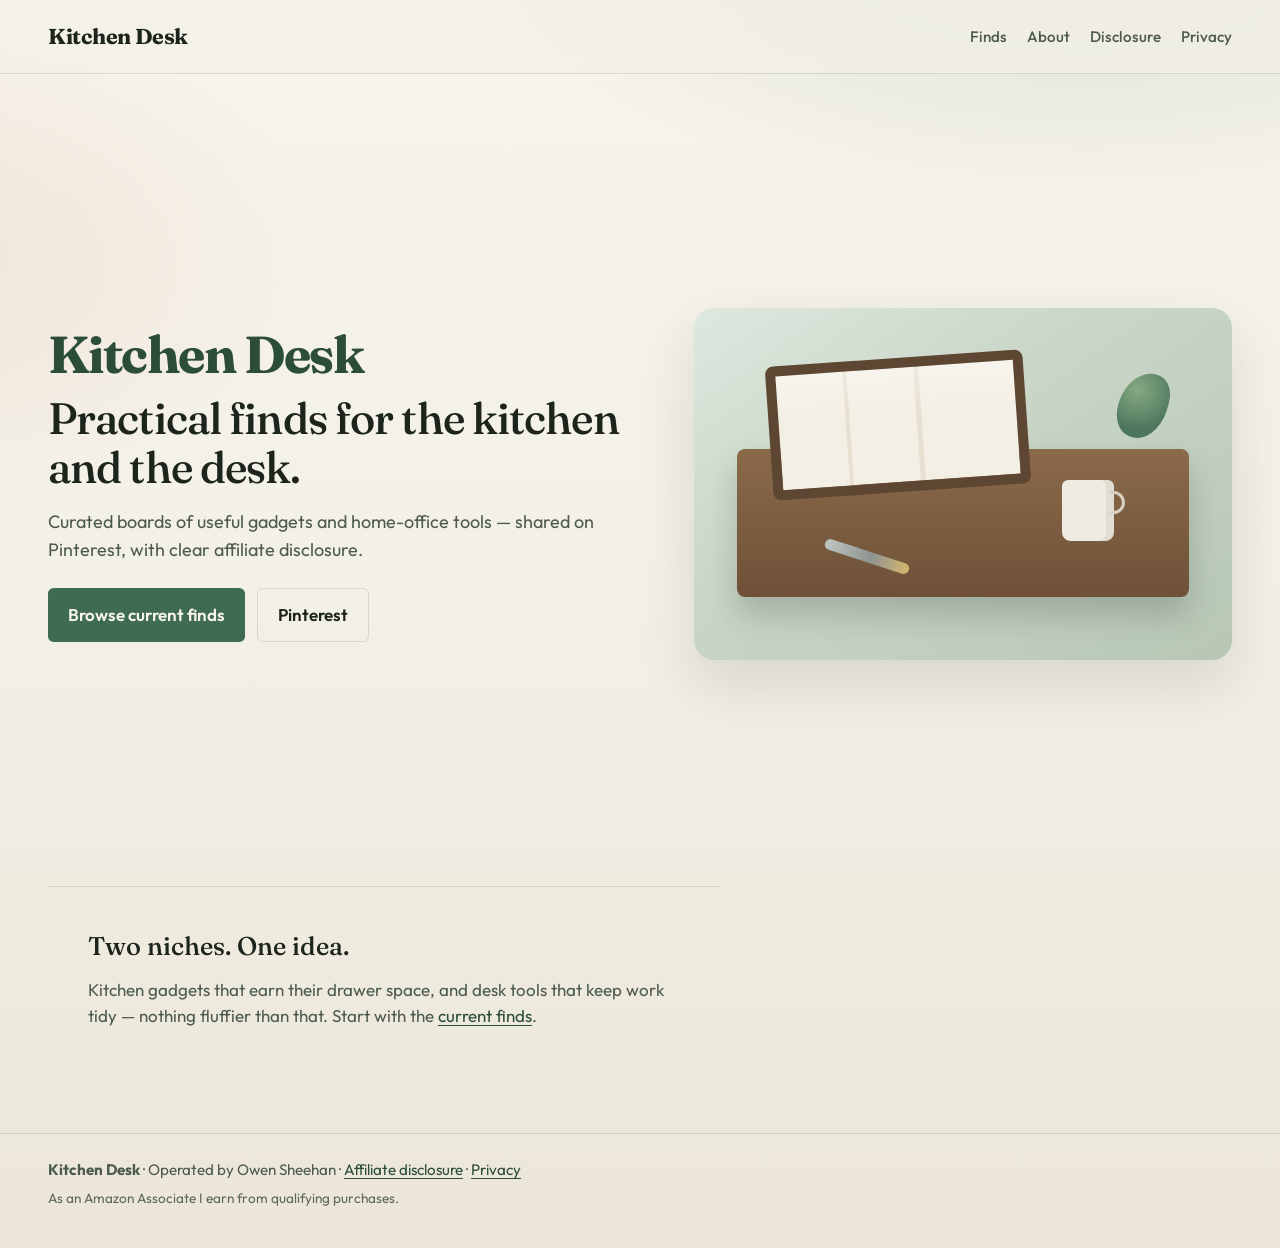
<file: index.html>
<!DOCTYPE html>
<html lang="en-GB">
  <head>
    <meta charset="utf-8" />
    <meta name="viewport" content="width=device-width, initial-scale=1" />
    <title>Kitchen Desk — Practical finds for kitchen &amp; desk</title>
    <meta
      name="description"
      content="Kitchen Desk curates practical kitchen gadgets and home-office finds. Browse the boards on Pinterest."
    />
    <link rel="preconnect" href="https://fonts.googleapis.com" />
    <link rel="preconnect" href="https://fonts.gstatic.com" crossorigin />
    <link
      href="https://fonts.googleapis.com/css2?family=Fraunces:opsz,wght@9..144,500;9..144,700&family=Outfit:wght@400;500;600&display=swap"
      rel="stylesheet"
    />
    <link rel="stylesheet" href="styles.css" />
  </head>
  <body>
    <a class="skip" href="#main">Skip to content</a>
    <header class="site-header">
      <a class="brand" href="index.html" aria-current="page">Kitchen Desk</a>
      <nav aria-label="Primary">
        <a href="finds.html">Finds</a>
        <a href="about.html">About</a>
        <a href="disclosure.html">Disclosure</a>
        <a href="privacy.html">Privacy</a>
      </nav>
    </header>

    <main id="main">
      <section class="hero">
        <div class="hero-copy">
          <p class="brand-mark">Kitchen Desk</p>
          <h1>Practical finds for the kitchen and the desk.</h1>
          <p class="lede">
            Curated boards of useful gadgets and home-office tools — shared on
            Pinterest, with clear affiliate disclosure.
          </p>
          <div class="cta-row">
            <a class="btn btn-primary" href="finds.html">Browse current finds</a>
            <a
              class="btn btn-ghost"
              href="https://uk.pinterest.com/kitchendeskuk/"
              rel="noopener noreferrer"
              >Pinterest</a
            >
          </div>
        </div>
        <div class="hero-visual" aria-hidden="true">
          <div class="scene">
            <div class="plane desk"></div>
            <div class="plane board"></div>
            <div class="object mug"></div>
            <div class="object tool"></div>
            <div class="object leaf"></div>
          </div>
        </div>
      </section>

      <section class="strip">
        <h2>Two niches. One idea.</h2>
        <p>
          Kitchen gadgets that earn their drawer space, and desk tools that keep
          work tidy — nothing fluffier than that. Start with the
          <a href="finds.html">current finds</a>.
        </p>
      </section>
    </main>

    <footer class="site-footer">
      <p>
        <strong>Kitchen Desk</strong> · Operated by Owen Sheehan ·
        <a href="disclosure.html">Affiliate disclosure</a> ·
        <a href="privacy.html">Privacy</a>
      </p>
      <p class="fine">
        As an Amazon Associate I earn from qualifying purchases.
      </p>
    </footer>
  </body>
</html>
</file>
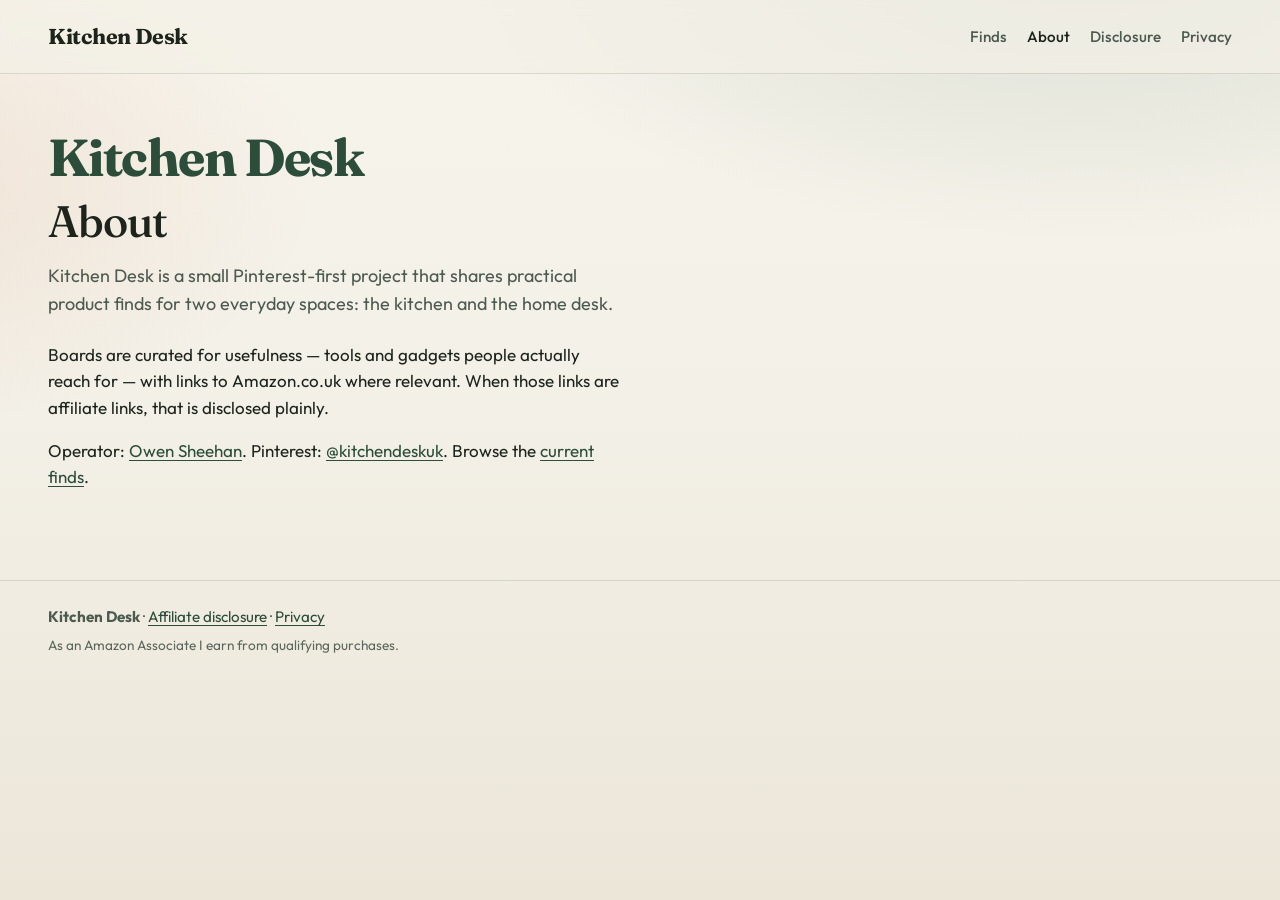
<file: about.html>
<!DOCTYPE html>
<html lang="en-GB">
  <head>
    <meta charset="utf-8" />
    <meta name="viewport" content="width=device-width, initial-scale=1" />
    <title>About — Kitchen Desk</title>
    <meta
      name="description"
      content="What Kitchen Desk is: curated kitchen gadget and home-office product finds on Pinterest."
    />
    <link rel="preconnect" href="https://fonts.googleapis.com" />
    <link rel="preconnect" href="https://fonts.gstatic.com" crossorigin />
    <link
      href="https://fonts.googleapis.com/css2?family=Fraunces:opsz,wght@9..144,500;9..144,700&family=Outfit:wght@400;500;600&display=swap"
      rel="stylesheet"
    />
    <link rel="stylesheet" href="styles.css" />
  </head>
  <body>
    <a class="skip" href="#main">Skip to content</a>
    <header class="site-header">
      <a class="brand" href="index.html">Kitchen Desk</a>
      <nav aria-label="Primary">
        <a href="finds.html">Finds</a>
        <a href="about.html" aria-current="page">About</a>
        <a href="disclosure.html">Disclosure</a>
        <a href="privacy.html">Privacy</a>
      </nav>
    </header>

    <main id="main" class="page">
      <p class="brand-mark">Kitchen Desk</p>
      <h1>About</h1>
      <p class="lede">
        Kitchen Desk is a small Pinterest-first project that shares practical
        product finds for two everyday spaces: the kitchen and the home desk.
      </p>
      <p>
        Boards are curated for usefulness — tools and gadgets people actually
        reach for — with links to Amazon.co.uk where relevant. When those links
        are affiliate links, that is disclosed plainly.
      </p>
      <p>
        Operator:
        <a href="mailto:owen.sheehan@vaaltd.co.uk">Owen Sheehan</a>. Pinterest:
        <a
          href="https://uk.pinterest.com/kitchendeskuk/"
          rel="noopener noreferrer"
          >@kitchendeskuk</a
        >.
        Browse the
        <a href="finds.html">current finds</a>.
      </p>
    </main>

    <footer class="site-footer">
      <p>
        <strong>Kitchen Desk</strong> ·
        <a href="disclosure.html">Affiliate disclosure</a> ·
        <a href="privacy.html">Privacy</a>
      </p>
      <p class="fine">
        As an Amazon Associate I earn from qualifying purchases.
      </p>
    </footer>
  </body>
</html>
</file>
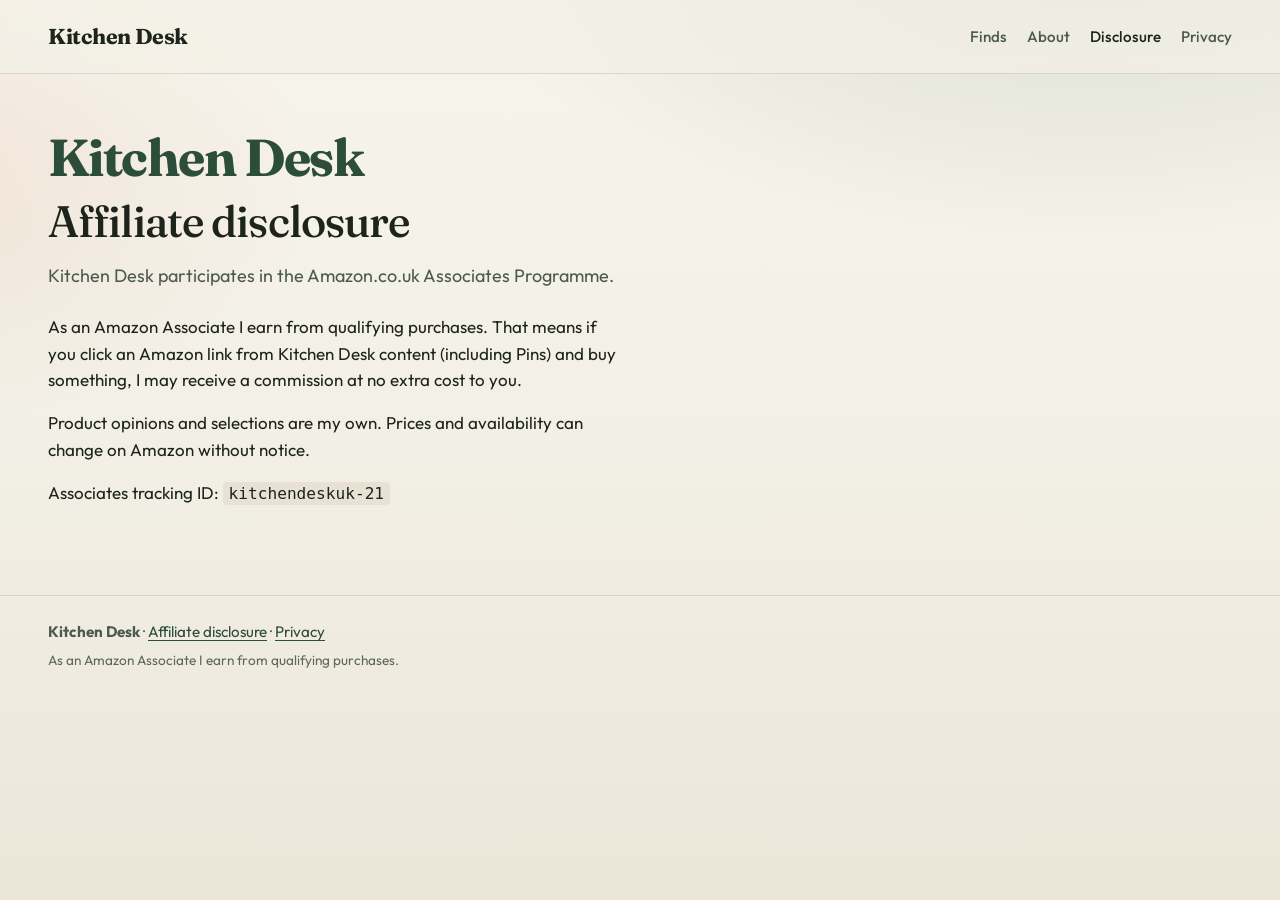
<file: disclosure.html>
<!DOCTYPE html>
<html lang="en-GB">
  <head>
    <meta charset="utf-8" />
    <meta name="viewport" content="width=device-width, initial-scale=1" />
    <title>Affiliate disclosure — Kitchen Desk</title>
    <meta
      name="description"
      content="Amazon Associates affiliate disclosure for Kitchen Desk."
    />
    <link rel="preconnect" href="https://fonts.googleapis.com" />
    <link rel="preconnect" href="https://fonts.gstatic.com" crossorigin />
    <link
      href="https://fonts.googleapis.com/css2?family=Fraunces:opsz,wght@9..144,500;9..144,700&family=Outfit:wght@400;500;600&display=swap"
      rel="stylesheet"
    />
    <link rel="stylesheet" href="styles.css" />
  </head>
  <body>
    <a class="skip" href="#main">Skip to content</a>
    <header class="site-header">
      <a class="brand" href="index.html">Kitchen Desk</a>
      <nav aria-label="Primary">
        <a href="finds.html">Finds</a>
        <a href="about.html">About</a>
        <a href="disclosure.html" aria-current="page">Disclosure</a>
        <a href="privacy.html">Privacy</a>
      </nav>
    </header>

    <main id="main" class="page">
      <p class="brand-mark">Kitchen Desk</p>
      <h1>Affiliate disclosure</h1>
      <p class="lede">
        Kitchen Desk participates in the Amazon.co.uk Associates Programme.
      </p>
      <p>
        As an Amazon Associate I earn from qualifying purchases. That means if
        you click an Amazon link from Kitchen Desk content (including Pins) and
        buy something, I may receive a commission at no extra cost to you.
      </p>
      <p>
        Product opinions and selections are my own. Prices and availability can
        change on Amazon without notice.
      </p>
      <p>
        Associates tracking ID:
        <code>kitchendeskuk-21</code>
      </p>
    </main>

    <footer class="site-footer">
      <p>
        <strong>Kitchen Desk</strong> ·
        <a href="disclosure.html">Affiliate disclosure</a> ·
        <a href="privacy.html">Privacy</a>
      </p>
      <p class="fine">
        As an Amazon Associate I earn from qualifying purchases.
      </p>
    </footer>
  </body>
</html>
</file>
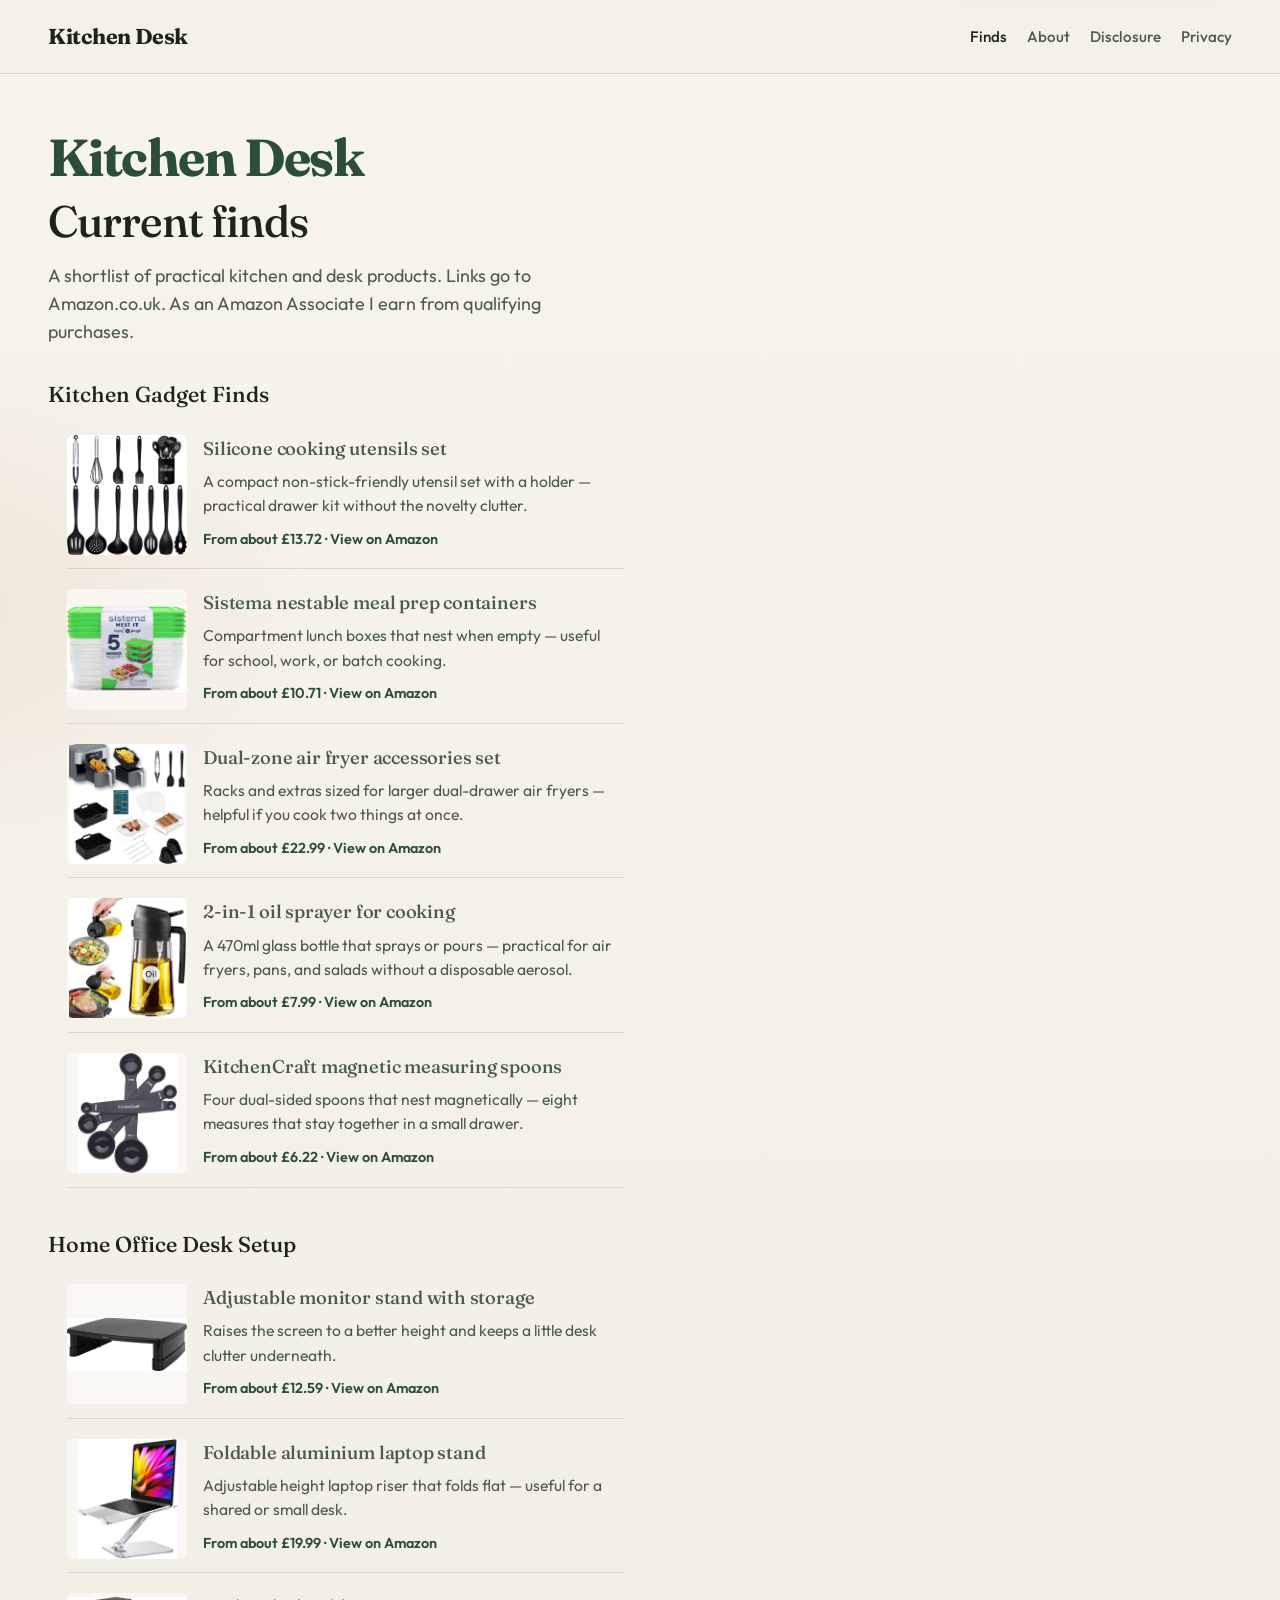
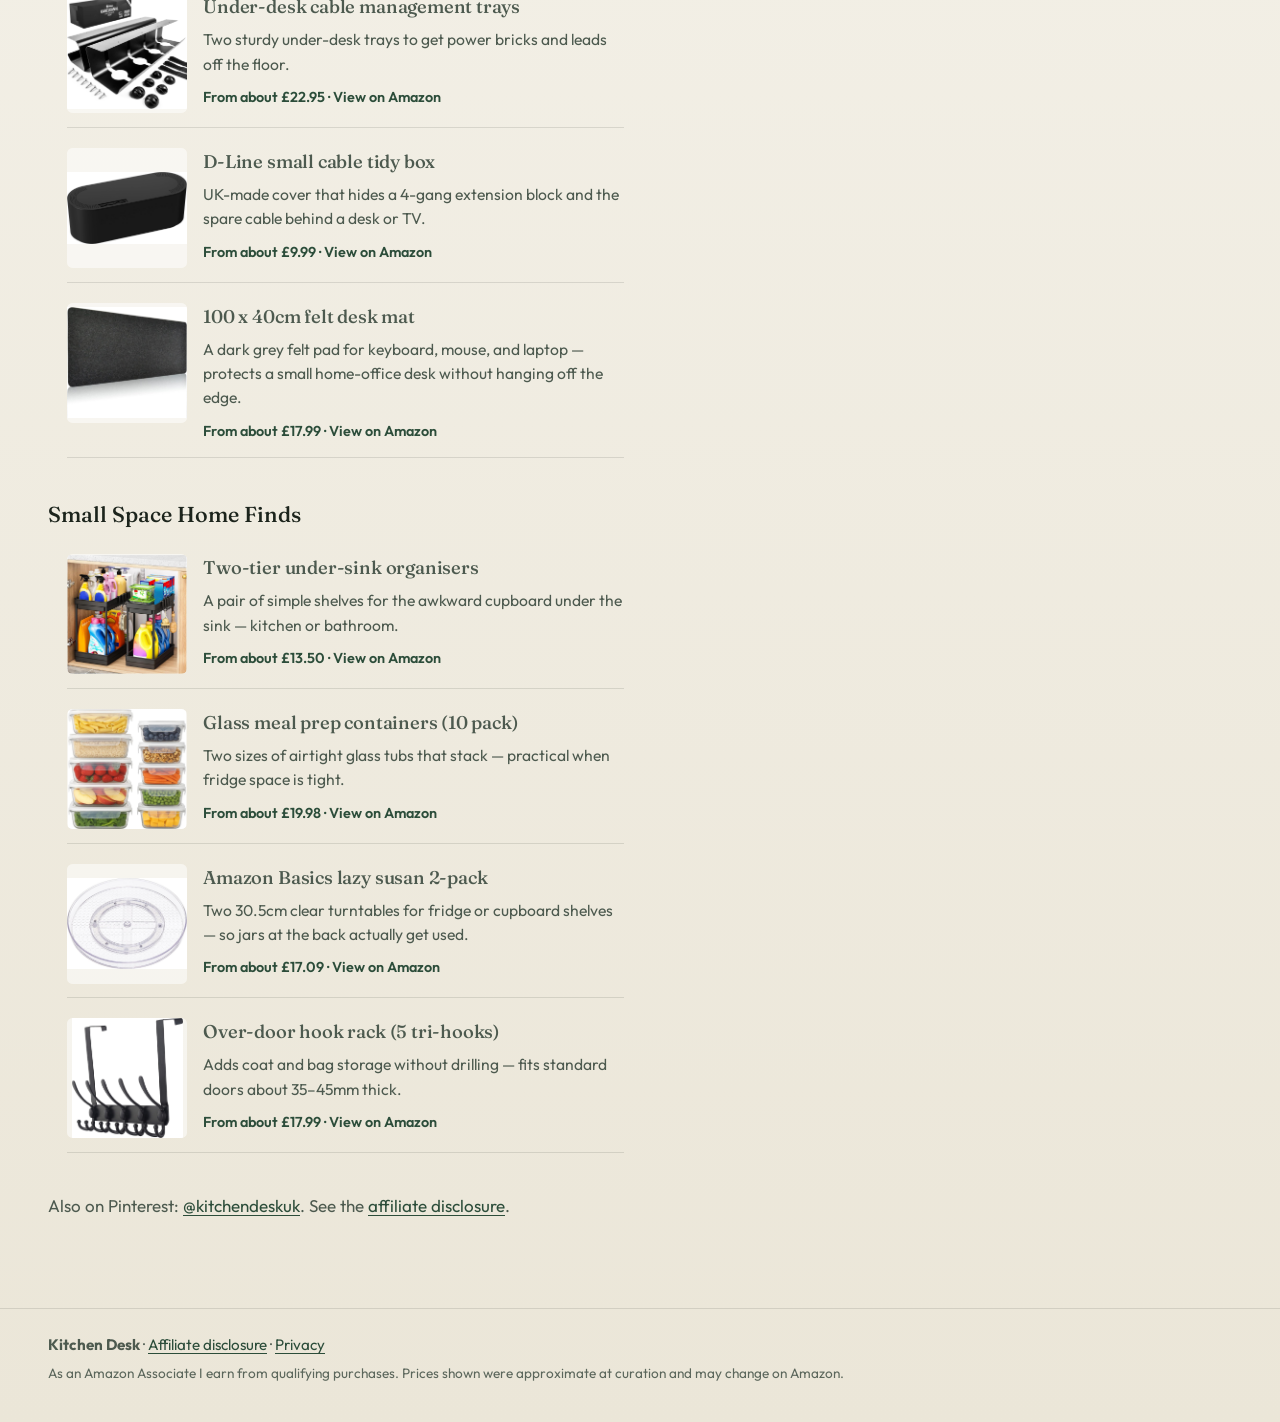
<file: finds.html>
<!DOCTYPE html>
<html lang="en-GB">
  <head>
    <meta charset="utf-8" />
    <meta name="viewport" content="width=device-width, initial-scale=1" />
    <title>Finds — Kitchen Desk</title>
    <meta
      name="description"
      content="Practical kitchen gadget and home-office product finds from Kitchen Desk, with Amazon.co.uk affiliate links."
    />
    <link rel="preconnect" href="https://fonts.googleapis.com" />
    <link rel="preconnect" href="https://fonts.gstatic.com" crossorigin />
    <link
      href="https://fonts.googleapis.com/css2?family=Fraunces:opsz,wght@9..144,500;9..144,700&family=Outfit:wght@400;500;600&display=swap"
      rel="stylesheet"
    />
    <link rel="stylesheet" href="styles.css" />
  </head>
  <body>
    <a class="skip" href="#main">Skip to content</a>
    <header class="site-header">
      <a class="brand" href="index.html">Kitchen Desk</a>
      <nav aria-label="Primary">
        <a href="finds.html" aria-current="page">Finds</a>
        <a href="about.html">About</a>
        <a href="disclosure.html">Disclosure</a>
        <a href="privacy.html">Privacy</a>
      </nav>
    </header>

    <main id="main" class="page finds-page">
      <p class="brand-mark">Kitchen Desk</p>
      <h1>Current finds</h1>
      <p class="lede">
        A shortlist of practical kitchen and desk products. Links go to
        Amazon.co.uk. As an Amazon Associate I earn from qualifying purchases.
      </p>

      <section aria-labelledby="board-kitchen">
        <h2 id="board-kitchen">Kitchen Gadget Finds</h2>
        <ul class="find-list">
          <li>
            <a class="find" href="https://www.amazon.co.uk/dp/B0CBPXVX9N/?tag=kitchendeskuk-21" rel="sponsored noopener noreferrer">
              <img src="finds/images/silicone-utensils.jpg" alt="" width="480" height="480" loading="lazy" />
              <div>
                <h3>Silicone cooking utensils set</h3>
                <p>A compact non-stick-friendly utensil set with a holder — practical drawer kit without the novelty clutter.</p>
                <span class="find-meta">From about £13.72 · View on Amazon</span>
              </div>
            </a>
          </li>
          <li>
            <a class="find" href="https://www.amazon.co.uk/dp/B09QP97SVH/?tag=kitchendeskuk-21" rel="sponsored noopener noreferrer">
              <img src="finds/images/meal-prep-containers.jpg" alt="" width="480" height="480" loading="lazy" />
              <div>
                <h3>Sistema nestable meal prep containers</h3>
                <p>Compartment lunch boxes that nest when empty — useful for school, work, or batch cooking.</p>
                <span class="find-meta">From about £10.71 · View on Amazon</span>
              </div>
            </a>
          </li>
          <li>
            <a class="find" href="https://www.amazon.co.uk/dp/B0CR6S9PNN/?tag=kitchendeskuk-21" rel="sponsored noopener noreferrer">
              <img src="finds/images/air-fryer-accessories.jpg" alt="" width="480" height="480" loading="lazy" />
              <div>
                <h3>Dual-zone air fryer accessories set</h3>
                <p>Racks and extras sized for larger dual-drawer air fryers — helpful if you cook two things at once.</p>
                <span class="find-meta">From about £22.99 · View on Amazon</span>
              </div>
            </a>
          </li>
          <li>
            <a class="find" href="https://www.amazon.co.uk/dp/B0CP4XY9QC/?tag=kitchendeskuk-21" rel="sponsored noopener noreferrer">
              <img src="finds/images/oil-sprayer.jpg" alt="" width="480" height="480" loading="lazy" />
              <div>
                <h3>2-in-1 oil sprayer for cooking</h3>
                <p>A 470ml glass bottle that sprays or pours — practical for air fryers, pans, and salads without a disposable aerosol.</p>
                <span class="find-meta">From about £7.99 · View on Amazon</span>
              </div>
            </a>
          </li>
          <li>
            <a class="find" href="https://www.amazon.co.uk/dp/B01B3827YY/?tag=kitchendeskuk-21" rel="sponsored noopener noreferrer">
              <img src="finds/images/measuring-spoons.jpg" alt="" width="480" height="480" loading="lazy" />
              <div>
                <h3>KitchenCraft magnetic measuring spoons</h3>
                <p>Four dual-sided spoons that nest magnetically — eight measures that stay together in a small drawer.</p>
                <span class="find-meta">From about £6.22 · View on Amazon</span>
              </div>
            </a>
          </li>
        </ul>
      </section>

      <section aria-labelledby="board-desk">
        <h2 id="board-desk">Home Office Desk Setup</h2>
        <ul class="find-list">
          <li>
            <a class="find" href="https://www.amazon.co.uk/dp/B00X4SCCFG/?tag=kitchendeskuk-21" rel="sponsored noopener noreferrer">
              <img src="finds/images/monitor-stand.jpg" alt="" width="480" height="480" loading="lazy" />
              <div>
                <h3>Adjustable monitor stand with storage</h3>
                <p>Raises the screen to a better height and keeps a little desk clutter underneath.</p>
                <span class="find-meta">From about £12.59 · View on Amazon</span>
              </div>
            </a>
          </li>
          <li>
            <a class="find" href="https://www.amazon.co.uk/dp/B096KHQWMF/?tag=kitchendeskuk-21" rel="sponsored noopener noreferrer">
              <img src="finds/images/laptop-stand.jpg" alt="" width="480" height="480" loading="lazy" />
              <div>
                <h3>Foldable aluminium laptop stand</h3>
                <p>Adjustable height laptop riser that folds flat — useful for a shared or small desk.</p>
                <span class="find-meta">From about £19.99 · View on Amazon</span>
              </div>
            </a>
          </li>
          <li>
            <a class="find" href="https://www.amazon.co.uk/dp/B08N2ZQFJQ/?tag=kitchendeskuk-21" rel="sponsored noopener noreferrer">
              <img src="finds/images/cable-tray.jpg" alt="" width="480" height="480" loading="lazy" />
              <div>
                <h3>Under-desk cable management trays</h3>
                <p>Two sturdy under-desk trays to get power bricks and leads off the floor.</p>
                <span class="find-meta">From about £22.95 · View on Amazon</span>
              </div>
            </a>
          </li>
          <li>
            <a class="find" href="https://www.amazon.co.uk/dp/B0076XNIAI/?tag=kitchendeskuk-21" rel="sponsored noopener noreferrer">
              <img src="finds/images/cable-tidy-box.jpg" alt="" width="480" height="480" loading="lazy" />
              <div>
                <h3>D-Line small cable tidy box</h3>
                <p>UK-made cover that hides a 4-gang extension block and the spare cable behind a desk or TV.</p>
                <span class="find-meta">From about £9.99 · View on Amazon</span>
              </div>
            </a>
          </li>
          <li>
            <a class="find" href="https://www.amazon.co.uk/dp/B096S2Z9Q7/?tag=kitchendeskuk-21" rel="sponsored noopener noreferrer">
              <img src="finds/images/desk-mat.jpg" alt="" width="480" height="480" loading="lazy" />
              <div>
                <h3>100 x 40cm felt desk mat</h3>
                <p>A dark grey felt pad for keyboard, mouse, and laptop — protects a small home-office desk without hanging off the edge.</p>
                <span class="find-meta">From about £17.99 · View on Amazon</span>
              </div>
            </a>
          </li>
        </ul>
      </section>

      <section aria-labelledby="board-small">
        <h2 id="board-small">Small Space Home Finds</h2>
        <ul class="find-list">
          <li>
            <a class="find" href="https://www.amazon.co.uk/dp/B0DCK2QWW6/?tag=kitchendeskuk-21" rel="sponsored noopener noreferrer">
              <img src="finds/images/under-sink-storage.jpg" alt="" width="480" height="480" loading="lazy" />
              <div>
                <h3>Two-tier under-sink organisers</h3>
                <p>A pair of simple shelves for the awkward cupboard under the sink — kitchen or bathroom.</p>
                <span class="find-meta">From about £13.50 · View on Amazon</span>
              </div>
            </a>
          </li>
          <li>
            <a class="find" href="https://www.amazon.co.uk/dp/B0DXQB6VPW/?tag=kitchendeskuk-21" rel="sponsored noopener noreferrer">
              <img src="finds/images/glass-meal-prep.jpg" alt="" width="480" height="480" loading="lazy" />
              <div>
                <h3>Glass meal prep containers (10 pack)</h3>
                <p>Two sizes of airtight glass tubs that stack — practical when fridge space is tight.</p>
                <span class="find-meta">From about £19.98 · View on Amazon</span>
              </div>
            </a>
          </li>
          <li>
            <a class="find" href="https://www.amazon.co.uk/dp/B0BR1TJJ9X/?tag=kitchendeskuk-21" rel="sponsored noopener noreferrer">
              <img src="finds/images/lazy-susan.jpg" alt="" width="480" height="480" loading="lazy" />
              <div>
                <h3>Amazon Basics lazy susan 2-pack</h3>
                <p>Two 30.5cm clear turntables for fridge or cupboard shelves — so jars at the back actually get used.</p>
                <span class="find-meta">From about £17.09 · View on Amazon</span>
              </div>
            </a>
          </li>
          <li>
            <a class="find" href="https://www.amazon.co.uk/dp/B07RL54ZR3/?tag=kitchendeskuk-21" rel="sponsored noopener noreferrer">
              <img src="finds/images/over-door-hooks.jpg" alt="" width="480" height="480" loading="lazy" />
              <div>
                <h3>Over-door hook rack (5 tri-hooks)</h3>
                <p>Adds coat and bag storage without drilling — fits standard doors about 35–45mm thick.</p>
                <span class="find-meta">From about £17.99 · View on Amazon</span>
              </div>
            </a>
          </li>
        </ul>
      </section>

      <p class="finds-note">
        Also on Pinterest:
        <a href="https://uk.pinterest.com/kitchendeskuk/" rel="noopener noreferrer">@kitchendeskuk</a>.
        See the
        <a href="disclosure.html">affiliate disclosure</a>.
      </p>
    </main>

    <footer class="site-footer">
      <p>
        <strong>Kitchen Desk</strong> ·
        <a href="disclosure.html">Affiliate disclosure</a> ·
        <a href="privacy.html">Privacy</a>
      </p>
      <p class="fine">
        As an Amazon Associate I earn from qualifying purchases. Prices shown
        were approximate at curation and may change on Amazon.
      </p>
    </footer>
  </body>
</html>
</file>
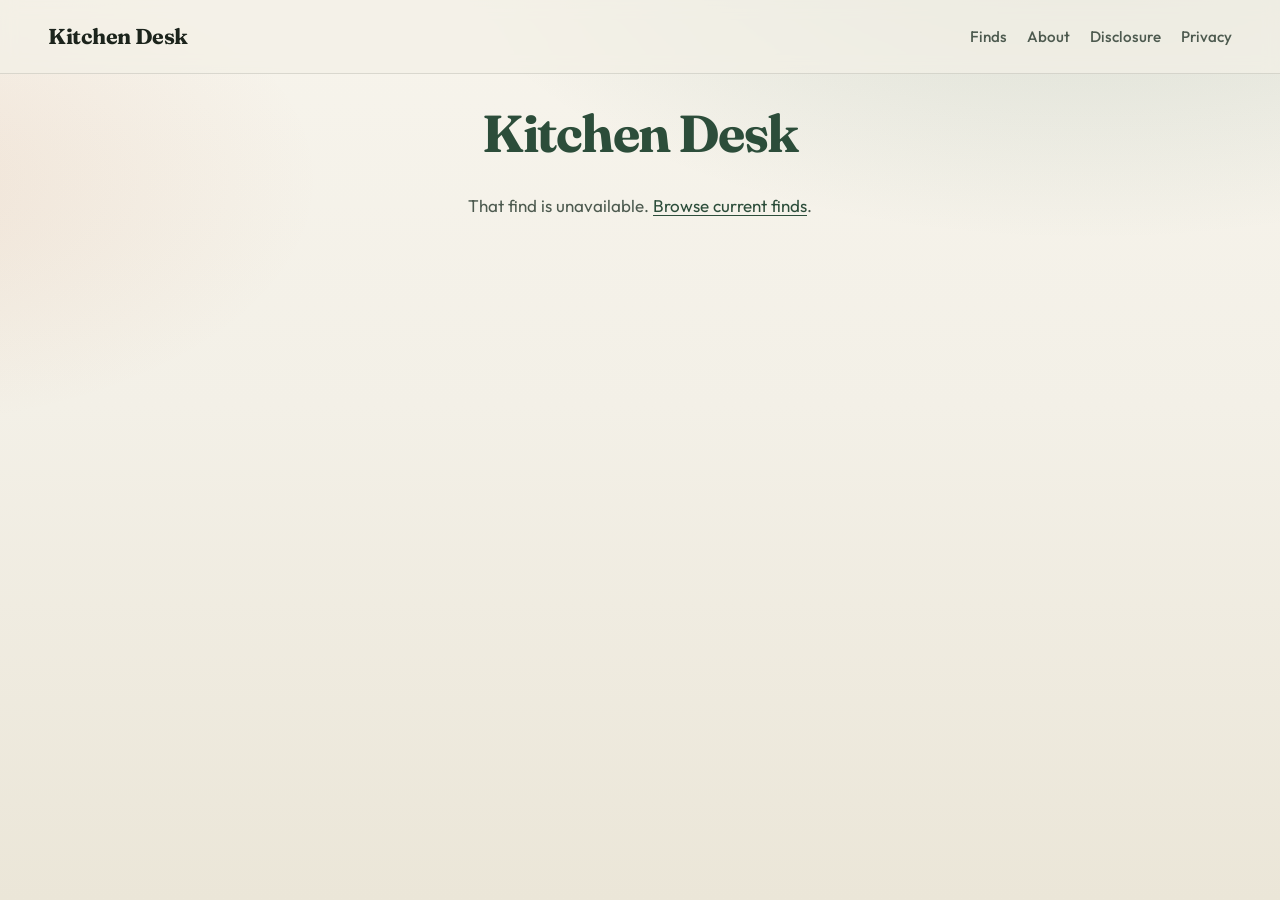
<file: go.html>
<!DOCTYPE html>
<html lang="en-GB">
  <head>
    <meta charset="utf-8" />
    <meta name="viewport" content="width=device-width, initial-scale=1" />
    <title>View on Amazon — Kitchen Desk</title>
    <meta
      name="description"
      content="Open this Kitchen Desk find on Amazon.co.uk."
    />
    <link rel="preconnect" href="https://fonts.googleapis.com" />
    <link rel="preconnect" href="https://fonts.gstatic.com" crossorigin />
    <link
      href="https://fonts.googleapis.com/css2?family=Fraunces:opsz,wght@9..144,500;9..144,700&family=Outfit:wght@400;500;600&display=swap"
      rel="stylesheet"
    />
    <link rel="stylesheet" href="styles.css" />
    <style>
      .go-page {
        max-width: 32rem;
        margin: 0 auto;
        padding: 2rem 1.25rem 4rem;
        text-align: center;
      }
      .go-page img {
        width: min(100%, 320px);
        margin: 1.5rem auto;
        border-radius: 12px;
        background: #fff;
        box-shadow: var(--shadow);
      }
      .go-cta {
        display: inline-flex;
        align-items: center;
        justify-content: center;
        width: 100%;
        max-width: 28rem;
        margin: 1.25rem 0 0.75rem;
        padding: 1rem 1.25rem;
        border-radius: 999px;
        background: var(--sage-deep);
        color: #f7f4ec !important;
        font-weight: 600;
        font-size: 1.125rem;
        text-decoration: none !important;
        box-shadow: var(--shadow);
      }
      .go-cta:hover {
        background: var(--accent);
        color: #fff !important;
      }
      .go-meta {
        color: var(--muted);
        font-size: 0.95rem;
      }
      .go-fallback {
        margin-top: 2rem;
        color: var(--muted);
      }
    </style>
  </head>
  <body>
    <a class="skip" href="#main">Skip to content</a>
    <header class="site-header">
      <a class="brand" href="index.html">Kitchen Desk</a>
      <nav aria-label="Primary">
        <a href="finds.html">Finds</a>
        <a href="about.html">About</a>
        <a href="disclosure.html">Disclosure</a>
        <a href="privacy.html">Privacy</a>
      </nav>
    </header>

    <main id="main" class="go-page">
      <p class="brand-mark">Kitchen Desk</p>
      <p id="status" class="lede">Loading this find…</p>
      <div id="card" hidden>
        <h1 id="title">Find</h1>
        <img id="image" alt="" width="320" height="320" />
        <p id="blurb" class="lede"></p>
        <p id="price" class="go-meta"></p>
        <a
          id="cta"
          class="go-cta"
          rel="sponsored noopener noreferrer"
          href="#"
          >See today’s price on Amazon →</a
        >
        <p class="go-meta">
          Opens Amazon.co.uk. As an Amazon Associate I earn from qualifying
          purchases.
        </p>
      </div>
      <p id="missing" class="go-fallback" hidden>
        That find is unavailable.
        <a href="finds.html">Browse current finds</a>.
      </p>
    </main>

    <script>
      (function () {
        var params = new URLSearchParams(window.location.search);
        var id = params.get("id");
        var asin = params.get("asin");
        var statusEl = document.getElementById("status");
        var card = document.getElementById("card");
        var missing = document.getElementById("missing");

        function showMissing() {
          statusEl.hidden = true;
          missing.hidden = false;
        }

        function amazonUrl(item) {
          if (item.url && item.url.indexOf("amazon.") !== -1) return item.url;
          var a = item.asin || asin;
          return (
            "https://www.amazon.co.uk/dp/" +
            a +
            "/?tag=kitchendeskuk-21"
          );
        }

        function render(item) {
          document.title = item.title + " — Kitchen Desk";
          document.getElementById("title").textContent = item.title;
          document.getElementById("blurb").textContent = item.blurb || "";
          document.getElementById("price").textContent = item.price
            ? "About " + item.price + " on Amazon"
            : "";
          var img = document.getElementById("image");
          img.src = item.image || "";
          img.alt = item.title || "";
          var cta = document.getElementById("cta");
          cta.href = amazonUrl(item);
          statusEl.hidden = true;
          card.hidden = false;
          // Prefetch intent: focus the only action
          cta.focus();
        }

        fetch("finds/products.json", { cache: "no-store" })
          .then(function (r) {
            if (!r.ok) throw new Error("catalog");
            return r.json();
          })
          .then(function (items) {
            var item = null;
            for (var i = 0; i < items.length; i++) {
              if (id && items[i].id === id) {
                item = items[i];
                break;
              }
              if (asin && items[i].asin === asin) {
                item = items[i];
                break;
              }
            }
            if (!item && asin) {
              item = {
                title: "Amazon find",
                blurb: "Continue to the product page on Amazon.co.uk.",
                asin: asin,
                url:
                  "https://www.amazon.co.uk/dp/" +
                  asin +
                  "/?tag=kitchendeskuk-21",
              };
            }
            if (!item) {
              showMissing();
              return;
            }
            render(item);
          })
          .catch(function () {
            showMissing();
          });
      })();
    </script>
  </body>
</html>
</file>
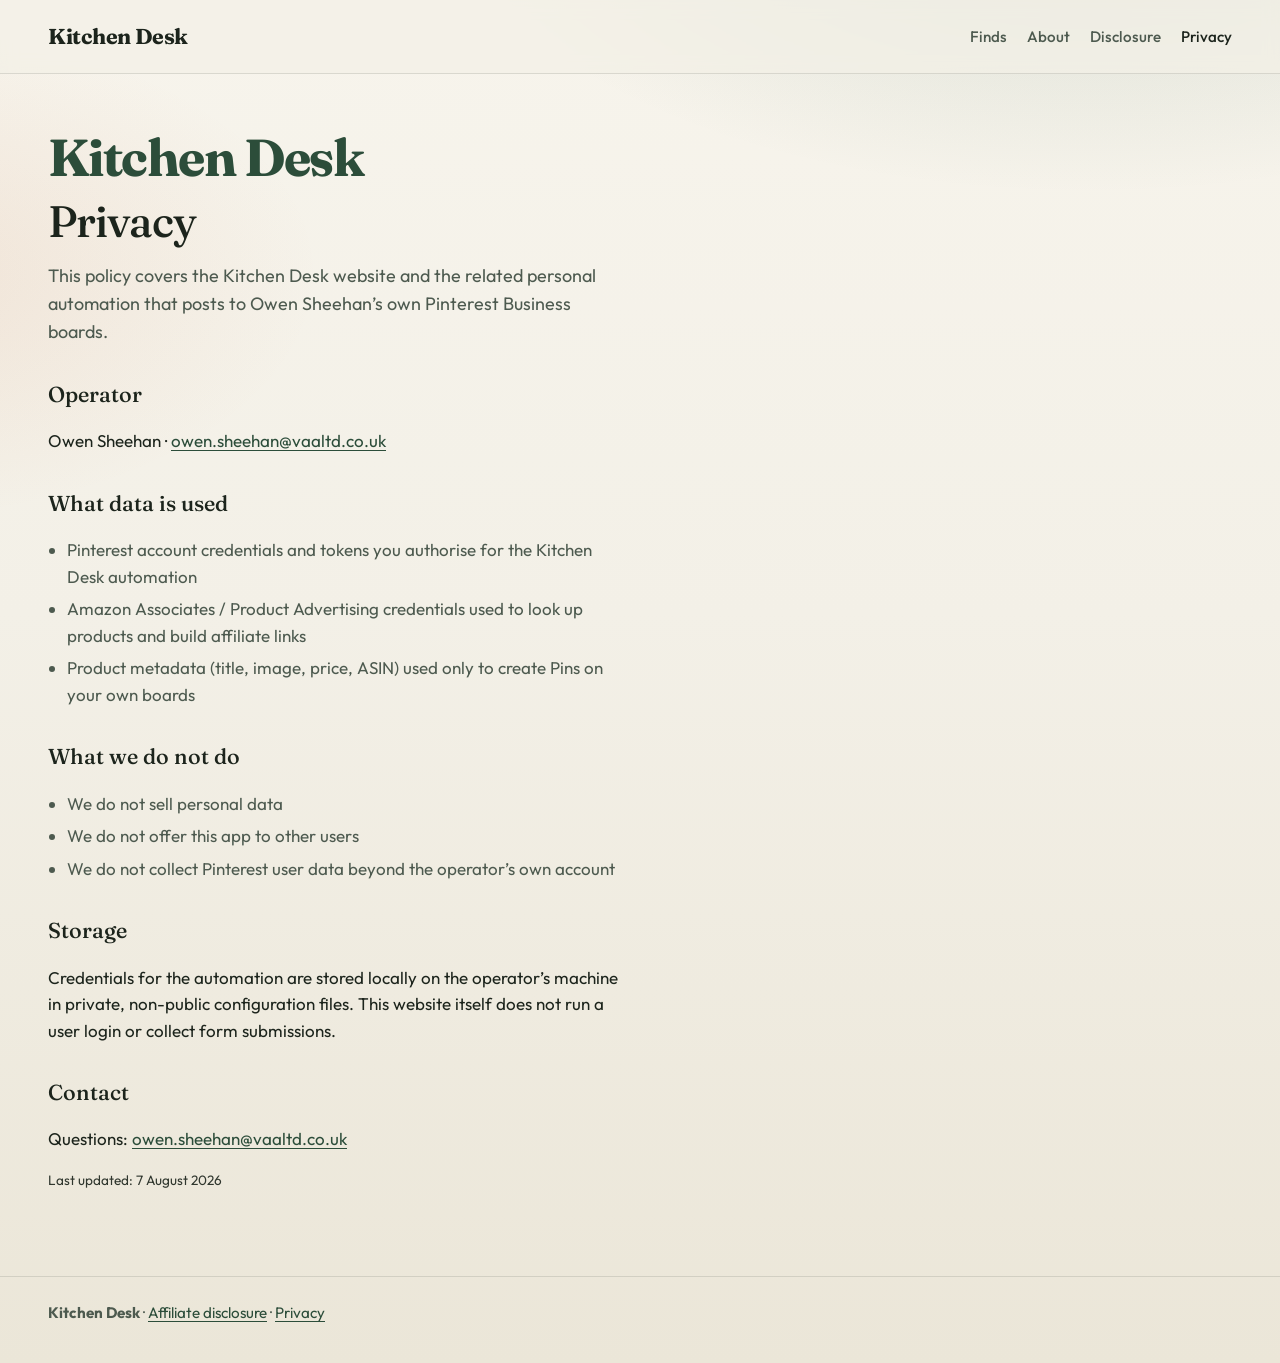
<file: privacy.html>
<!DOCTYPE html>
<html lang="en-GB">
  <head>
    <meta charset="utf-8" />
    <meta name="viewport" content="width=device-width, initial-scale=1" />
    <title>Privacy — Kitchen Desk</title>
    <meta
      name="description"
      content="Privacy policy for the Kitchen Desk affiliate and Pinterest project."
    />
    <link rel="preconnect" href="https://fonts.googleapis.com" />
    <link rel="preconnect" href="https://fonts.gstatic.com" crossorigin />
    <link
      href="https://fonts.googleapis.com/css2?family=Fraunces:opsz,wght@9..144,500;9..144,700&family=Outfit:wght@400;500;600&display=swap"
      rel="stylesheet"
    />
    <link rel="stylesheet" href="styles.css" />
  </head>
  <body>
    <a class="skip" href="#main">Skip to content</a>
    <header class="site-header">
      <a class="brand" href="index.html">Kitchen Desk</a>
      <nav aria-label="Primary">
        <a href="finds.html">Finds</a>
        <a href="about.html">About</a>
        <a href="disclosure.html">Disclosure</a>
        <a href="privacy.html" aria-current="page">Privacy</a>
      </nav>
    </header>

    <main id="main" class="page">
      <p class="brand-mark">Kitchen Desk</p>
      <h1>Privacy</h1>
      <p class="lede">
        This policy covers the Kitchen Desk website and the related personal
        automation that posts to Owen Sheehan’s own Pinterest Business boards.
      </p>

      <h2>Operator</h2>
      <p>
        Owen Sheehan ·
        <a href="mailto:owen.sheehan@vaaltd.co.uk">owen.sheehan@vaaltd.co.uk</a>
      </p>

      <h2>What data is used</h2>
      <ul>
        <li>
          Pinterest account credentials and tokens you authorise for the
          Kitchen Desk automation
        </li>
        <li>
          Amazon Associates / Product Advertising credentials used to look up
          products and build affiliate links
        </li>
        <li>
          Product metadata (title, image, price, ASIN) used only to create Pins
          on your own boards
        </li>
      </ul>

      <h2>What we do not do</h2>
      <ul>
        <li>We do not sell personal data</li>
        <li>We do not offer this app to other users</li>
        <li>
          We do not collect Pinterest user data beyond the operator’s own
          account
        </li>
      </ul>

      <h2>Storage</h2>
      <p>
        Credentials for the automation are stored locally on the operator’s
        machine in private, non-public configuration files. This website itself
        does not run a user login or collect form submissions.
      </p>

      <h2>Contact</h2>
      <p>
        Questions:
        <a href="mailto:owen.sheehan@vaaltd.co.uk">owen.sheehan@vaaltd.co.uk</a>
      </p>
      <p class="fine">Last updated: 7 August 2026</p>
    </main>

    <footer class="site-footer">
      <p>
        <strong>Kitchen Desk</strong> ·
        <a href="disclosure.html">Affiliate disclosure</a> ·
        <a href="privacy.html">Privacy</a>
      </p>
    </footer>
  </body>
</html>
</file>
<file: styles.css>
:root {
  --ink: #1c241c;
  --muted: #4d5a4f;
  --paper: #f3f0e7;
  --paper-deep: #e7e2d4;
  --sage: #3f6b52;
  --sage-deep: #2c4d3a;
  --accent: #c45c26;
  --line: rgba(28, 36, 28, 0.12);
  --shadow: 0 24px 60px rgba(28, 36, 28, 0.12);
  --font-display: "Fraunces", Georgia, serif;
  --font-body: "Outfit", system-ui, sans-serif;
}

*,
*::before,
*::after {
  box-sizing: border-box;
}

html {
  scroll-behavior: smooth;
}

body {
  margin: 0;
  min-height: 100vh;
  color: var(--ink);
  font-family: var(--font-body);
  font-size: 1.0625rem;
  line-height: 1.55;
  background:
    radial-gradient(1200px 600px at 85% -10%, rgba(63, 107, 82, 0.18), transparent 55%),
    radial-gradient(900px 500px at -10% 20%, rgba(196, 92, 38, 0.1), transparent 50%),
    linear-gradient(180deg, #f7f4ec 0%, var(--paper) 45%, #ebe6d8 100%);
}

img {
  max-width: 100%;
  display: block;
}

a {
  color: var(--sage-deep);
  text-underline-offset: 0.18em;
}

a:hover {
  color: var(--accent);
}

.skip {
  position: absolute;
  left: -999px;
  top: 0;
  background: var(--ink);
  color: var(--paper);
  padding: 0.5rem 0.75rem;
  z-index: 100;
}

.skip:focus {
  left: 0.75rem;
  top: 0.75rem;
}

.site-header {
  display: flex;
  align-items: center;
  justify-content: space-between;
  gap: 1rem;
  padding: 1.25rem clamp(1.25rem, 4vw, 3rem);
  border-bottom: 1px solid var(--line);
  backdrop-filter: blur(8px);
  background: rgba(243, 240, 231, 0.72);
  position: sticky;
  top: 0;
  z-index: 10;
}

.brand {
  font-family: var(--font-display);
  font-weight: 700;
  font-size: 1.35rem;
  letter-spacing: -0.02em;
  color: var(--ink);
  text-decoration: none;
}

.site-header nav {
  display: flex;
  flex-wrap: wrap;
  gap: 0.85rem 1.25rem;
}

.site-header nav a {
  text-decoration: none;
  color: var(--muted);
  font-weight: 500;
  font-size: 0.95rem;
}

.site-header nav a[aria-current="page"],
.site-header nav a:hover {
  color: var(--ink);
}

.hero {
  display: grid;
  grid-template-columns: 1.05fr 0.95fr;
  gap: clamp(1.5rem, 4vw, 3.5rem);
  align-items: center;
  min-height: calc(100vh - 5.5rem);
  padding: clamp(2rem, 6vw, 4.5rem) clamp(1.25rem, 4vw, 3rem)
    clamp(2.5rem, 6vw, 4rem);
}

.brand-mark {
  margin: 0 0 0.75rem;
  font-family: var(--font-display);
  font-size: clamp(2rem, 5vw, 3.25rem);
  font-weight: 700;
  letter-spacing: -0.03em;
  line-height: 1.05;
  color: var(--sage-deep);
}

.hero h1,
.page h1 {
  margin: 0 0 1rem;
  font-family: var(--font-display);
  font-weight: 500;
  font-size: clamp(1.75rem, 4.2vw, 2.75rem);
  letter-spacing: -0.02em;
  line-height: 1.12;
}

.lede {
  margin: 0 0 1.5rem;
  max-width: 36rem;
  color: var(--muted);
  font-size: 1.125rem;
}

.cta-row {
  display: flex;
  flex-wrap: wrap;
  gap: 0.75rem;
}

.btn {
  display: inline-flex;
  align-items: center;
  justify-content: center;
  padding: 0.8rem 1.25rem;
  border-radius: 0.35rem;
  font-weight: 600;
  text-decoration: none;
  transition: transform 180ms ease, background 180ms ease, color 180ms ease;
}

.btn:hover {
  transform: translateY(-1px);
}

.btn-primary {
  background: var(--sage);
  color: #f7f4ec;
}

.btn-primary:hover {
  background: var(--sage-deep);
  color: #fff;
}

.btn-ghost {
  background: transparent;
  color: var(--ink);
  border: 1px solid var(--line);
}

.btn-ghost:hover {
  border-color: var(--ink);
  color: var(--ink);
}

.hero-visual {
  position: relative;
  min-height: 22rem;
  border-radius: 1.25rem;
  overflow: hidden;
  box-shadow: var(--shadow);
  background:
    linear-gradient(145deg, #dfe8df 0%, #c9d6c8 40%, #b7c7b4 100%);
  animation: rise-in 900ms ease both;
}

.scene {
  position: absolute;
  inset: 0;
  transform-origin: center;
  animation: float-scene 8s ease-in-out infinite;
}

.plane {
  position: absolute;
  border-radius: 0.5rem;
}

.plane.desk {
  left: 8%;
  right: 8%;
  bottom: 18%;
  height: 42%;
  background: linear-gradient(180deg, #8b6a4a 0%, #6e5138 100%);
  box-shadow: 0 18px 30px rgba(28, 36, 28, 0.2);
}

.plane.board {
  top: 14%;
  left: 14%;
  width: 48%;
  height: 38%;
  background:
    linear-gradient(180deg, rgba(255, 255, 255, 0.35), transparent 40%),
    repeating-linear-gradient(
      90deg,
      #f4efe4 0 28%,
      #e7dfd0 28% 30%,
      #f4efe4 30% 58%,
      #e7dfd0 58% 60%,
      #f4efe4 60% 100%
    );
  border: 10px solid #5d4632;
  transform: rotate(-4deg);
  animation: tilt-board 7s ease-in-out infinite;
}

.object {
  position: absolute;
}

.object.mug {
  width: 3.2rem;
  height: 3.8rem;
  right: 22%;
  bottom: 34%;
  background: #f0ebe0;
  border-radius: 0.4rem 0.4rem 0.55rem 0.55rem;
  box-shadow: inset -8px 0 0 rgba(0, 0, 0, 0.06);
}

.object.mug::after {
  content: "";
  position: absolute;
  right: -0.7rem;
  top: 0.7rem;
  width: 0.9rem;
  height: 1.4rem;
  border: 3px solid #d8d0c2;
  border-left: 0;
  border-radius: 0 0.8rem 0.8rem 0;
}

.object.tool {
  width: 5.5rem;
  height: 0.7rem;
  left: 24%;
  bottom: 28%;
  background: linear-gradient(90deg, #c0c6c2, #8d9490 55%, #d7b56d);
  border-radius: 999px;
  transform: rotate(18deg);
  animation: slide-tool 6s ease-in-out infinite;
}

.object.leaf {
  width: 3rem;
  height: 4.2rem;
  right: 12%;
  top: 18%;
  background: radial-gradient(circle at 30% 30%, #7ea57a, #3f6b52 70%);
  border-radius: 60% 40% 55% 45%;
  transform: rotate(18deg);
  opacity: 0.9;
  animation: sway-leaf 5.5s ease-in-out infinite;
}

.strip {
  margin: 0 clamp(1.25rem, 4vw, 3rem) clamp(2.5rem, 6vw, 4rem);
  padding: clamp(1.75rem, 4vw, 2.5rem);
  border-top: 1px solid var(--line);
  max-width: 42rem;
  animation: rise-in 1100ms ease both;
}

.strip h2 {
  margin: 0 0 0.6rem;
  font-family: var(--font-display);
  font-weight: 500;
  font-size: 1.6rem;
}

.strip p {
  margin: 0;
  color: var(--muted);
}

.finds-page {
  max-width: 46rem;
}

.find-list {
  list-style: none;
  margin: 0 0 2.5rem;
  padding: 0;
}

.find-list li + li {
  margin-top: 1rem;
}

.find {
  display: grid;
  grid-template-columns: 7.5rem 1fr;
  gap: 1rem;
  align-items: start;
  padding: 0.85rem 0;
  border-bottom: 1px solid var(--line);
  text-decoration: none;
  color: inherit;
  transition: opacity 160ms ease;
}

.find:hover {
  opacity: 0.88;
  color: inherit;
}

.find img {
  width: 7.5rem;
  height: 7.5rem;
  object-fit: contain;
  background: rgba(255, 255, 255, 0.55);
  border-radius: 0.35rem;
}

.find h3 {
  margin: 0 0 0.35rem;
  font-family: var(--font-display);
  font-weight: 500;
  font-size: 1.15rem;
  letter-spacing: -0.01em;
}

.find p {
  margin: 0 0 0.45rem;
  color: var(--muted);
  font-size: 0.98rem;
}

.find-meta {
  color: var(--sage-deep);
  font-weight: 600;
  font-size: 0.9rem;
}

.finds-note {
  margin-top: 1rem;
  color: var(--muted);
}

.page {
  max-width: 42rem;
  padding: clamp(2rem, 5vw, 3.5rem) clamp(1.25rem, 4vw, 3rem)
    clamp(3rem, 6vw, 4.5rem);
}

.page h2 {
  margin: 2rem 0 0.6rem;
  font-family: var(--font-display);
  font-weight: 500;
  font-size: 1.35rem;
}

.page ul {
  padding-left: 1.2rem;
  color: var(--muted);
}

.page li + li {
  margin-top: 0.4rem;
}

.page code {
  font-size: 0.95em;
  background: var(--paper-deep);
  padding: 0.1rem 0.35rem;
  border-radius: 0.25rem;
}

.site-footer {
  border-top: 1px solid var(--line);
  padding: 1.5rem clamp(1.25rem, 4vw, 3rem) 2rem;
  color: var(--muted);
  font-size: 0.95rem;
}

.site-footer p {
  margin: 0 0 0.4rem;
}

.fine {
  font-size: 0.85rem;
  opacity: 0.9;
}

@keyframes rise-in {
  from {
    opacity: 0;
    transform: translateY(14px);
  }
  to {
    opacity: 1;
    transform: translateY(0);
  }
}

@keyframes float-scene {
  0%,
  100% {
    transform: translateY(0);
  }
  50% {
    transform: translateY(-8px);
  }
}

@keyframes tilt-board {
  0%,
  100% {
    transform: rotate(-4deg);
  }
  50% {
    transform: rotate(-2.5deg);
  }
}

@keyframes slide-tool {
  0%,
  100% {
    transform: rotate(18deg) translateX(0);
  }
  50% {
    transform: rotate(18deg) translateX(6px);
  }
}

@keyframes sway-leaf {
  0%,
  100% {
    transform: rotate(18deg);
  }
  50% {
    transform: rotate(12deg);
  }
}

@media (max-width: 860px) {
  .hero {
    grid-template-columns: 1fr;
    min-height: auto;
  }

  .hero-visual {
    min-height: 18rem;
    order: -1;
  }
}

@media (prefers-reduced-motion: reduce) {
  *,
  *::before,
  *::after {
    animation: none !important;
    transition: none !important;
  }
}
</file>
